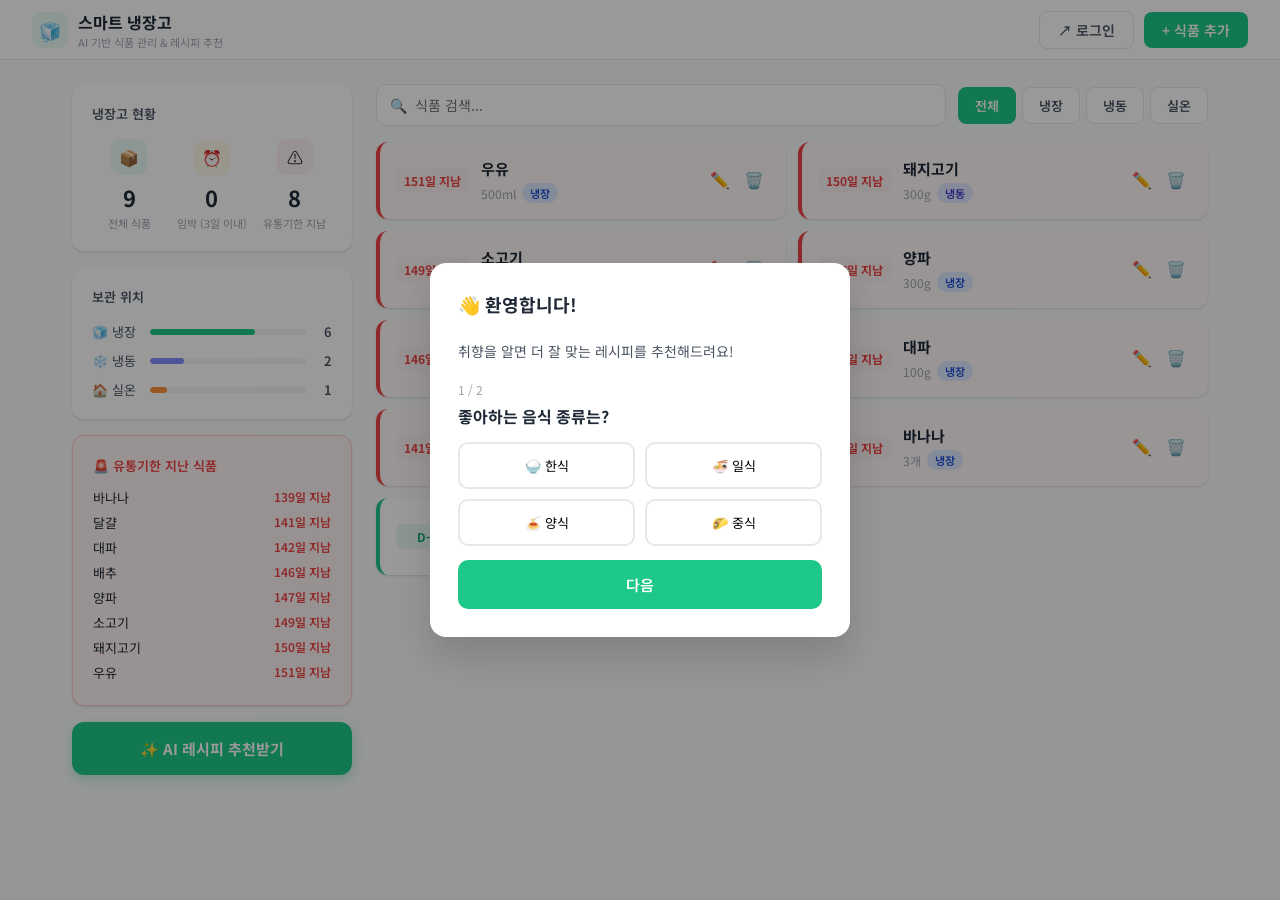
<file: index.html>
<!DOCTYPE html>
<html lang="ko">
<head>
  <meta charset="UTF-8" />
  <meta name="viewport" content="width=device-width, initial-scale=1.0" />
  <title>스마트 냉장고</title>
  <link href="https://fonts.googleapis.com/css2?family=Noto+Sans+KR:wght@400;500;600;700&display=swap" rel="stylesheet" />
  <link rel="stylesheet" href="css/style.css" />
</head>
<body>

<!-- ── HEADER ── -->
<header>
  <div class="logo">
    <div class="logo-icon">🧊</div>
    <div class="logo-text">
      <h1>스마트 냉장고</h1>
      <p>AI 기반 식품 관리 &amp; 레시피 추천</p>
    </div>
  </div>
  <div class="header-actions">
    <button class="btn btn-outline" id="loginBtn">↗ 로그인</button>
    <button class="btn btn-primary" id="addItemBtn">+ 식품 추가</button>
  </div>
</header>

<!-- ── MAIN ── -->
<div class="main">
  <aside class="sidebar">
    <div class="card">
      <div class="card-title">냉장고 현황</div>
      <div class="stats-grid">
        <div class="stat-item">
          <div class="stat-icon green">📦</div>
          <div class="stat-num" id="stat-total">0</div>
          <div class="stat-label">전체 식품</div>
        </div>
        <div class="stat-item">
          <div class="stat-icon yellow">⏰</div>
          <div class="stat-num" id="stat-expiring">0</div>
          <div class="stat-label">임박 (3일 이내)</div>
        </div>
        <div class="stat-item">
          <div class="stat-icon red">⚠️</div>
          <div class="stat-num" id="stat-expired">0</div>
          <div class="stat-label">유통기한 지남</div>
        </div>
      </div>
    </div>
    <div class="card">
      <div class="card-title">보관 위치</div>
      <div class="location-list">
        <div class="location-row">
          <div class="location-name">🧊 냉장</div>
          <div class="bar-track"><div class="bar-fill" id="bar-냉장" style="width:0%"></div></div>
          <div class="location-count" id="cnt-냉장">0</div>
        </div>
        <div class="location-row">
          <div class="location-name">❄️ 냉동</div>
          <div class="bar-track"><div class="bar-fill" id="bar-냉동" style="width:0%;background:#818cf8"></div></div>
          <div class="location-count" id="cnt-냉동">0</div>
        </div>
        <div class="location-row">
          <div class="location-name">🏠 실온</div>
          <div class="bar-track"><div class="bar-fill" id="bar-실온" style="width:0%;background:#fb923c"></div></div>
          <div class="location-count" id="cnt-실온">0</div>
        </div>
      </div>
    </div>
    <div class="card soon-card" id="soon-card" style="display:none">
      <div class="soon-title">⚠️ 곧 만료되는 식품</div>
      <div id="soon-list"></div>
    </div>
    <div class="card expired-card" id="expired-card" style="display:none">
      <div class="expired-title">🚨 유통기한 지난 식품</div>
      <div id="expired-list"></div>
    </div>
    <button class="ai-btn" id="recipeBtn">✨ AI 레시피 추천받기</button>
  </aside>

  <div class="content">
    <div class="search-filter">
      <div class="search-wrap">
        <span class="search-icon">🔍</span>
        <input class="search-input" type="text" placeholder="식품 검색..." id="searchInput" />
      </div>
      <div class="filter-tabs">
        <button class="filter-tab active" data-filter="all">전체</button>
        <button class="filter-tab" data-filter="냉장">냉장</button>
        <button class="filter-tab" data-filter="냉동">냉동</button>
        <button class="filter-tab" data-filter="실온">실온</button>
      </div>
    </div>
    <div class="food-grid" id="foodGrid"></div>
  </div>
</div>

<!-- 모달: 온보딩 -->
<div class="modal-overlay open" id="onboardModal">
  <div class="modal modal-sm">
    <div class="modal-header">
      <div class="modal-title">👋 환영합니다!</div>
    </div>
    <p style="color:var(--gray-600);font-size:14px;margin-bottom:20px;">취향을 알면 더 잘 맞는 레시피를 추천해드려요!</p>
    <div class="onboard-step" id="ob-step">1 / 2</div>
    <div class="onboard-q" id="ob-q"></div>
    <div class="onboard-options" id="ob-options"></div>
    <button class="btn btn-primary btn-full" id="ob-next-btn">다음</button>
  </div>
</div>

<!-- 모달: 로그인 -->
<div class="modal-overlay" id="loginModal">
  <div class="modal modal-sm">
    <div class="login-logo">
      <div class="icon">🧊</div>
      <h2>로그인</h2>
    </div>
    <div class="form-group">
      <label class="form-label">이메일</label>
      <input class="form-input" type="email" placeholder="example@email.com" id="loginEmail" />
    </div>
    <div class="form-group">
      <label class="form-label">비밀번호</label>
      <input class="form-input" type="password" placeholder="••••••••" id="loginPw" />
    </div>
    <button class="btn btn-primary btn-full" id="doLoginBtn">로그인</button>
    <p class="login-note">계정이 없으신가요? 관리자에게 문의하세요.</p>
  </div>
</div>

<!-- 모달: 식품 추가/수정 -->
<div class="modal-overlay" id="itemModal">
  <div class="modal modal-md">
    <div class="modal-header">
      <div class="modal-title" id="itemModalTitle">🥗 식품 추가</div>
      <button class="close-btn" data-close="itemModal">✕</button>
    </div>
    <div class="form-group">
      <label class="form-label">식품명</label>
      <input class="form-input" id="f-name" placeholder="예: 우유, 달걀" />
    </div>
    <div class="form-group">
      <label class="form-label">수량</label>
      <input class="form-input" id="f-qty" placeholder="예: 2개, 500ml" />
    </div>
    <div class="form-group">
      <label class="form-label">보관 위치</label>
      <select class="form-select" id="f-loc">
        <option>🧊 냉장</option>
        <option>❄️ 냉동</option>
        <option>🏠 실온</option>
      </select>
    </div>
    <div class="form-group">
      <label class="form-label">유통기한</label>
      <input class="form-input" type="date" id="f-exp" />
    </div>
    <button class="btn btn-primary btn-full" id="submitItemBtn">+ 추가하기</button>
  </div>
</div>

<!-- 모달: AI 레시피 -->
<div class="modal-overlay" id="recipeModal">
  <div class="modal modal-lg">
    <div class="modal-header">
      <div class="modal-title">✨ AI 레시피 추천</div>
      <button class="close-btn" data-close="recipeModal">✕</button>
    </div>
    <div class="recipe-tabs">
      <div class="recipe-tab-panel active-panel">
        <div class="panel-title">✅ 지금 바로 만들 수 있어요 <span class="recipe-count" id="cnt-now">0개</span></div>
        <div class="panel-sub">현재 재료로 즉시 가능</div>
      </div>
      <div class="recipe-tab-panel shop-panel">
        <div class="panel-title">🛒 재료 조금만 사면 만들 수 있어요 <span class="recipe-count" id="cnt-buy">0개</span></div>
        <div class="panel-sub">1~2가지만 추가 구매</div>
      </div>
    </div>
    <div class="recipe-grid" id="recipeGrid"></div>
  </div>
</div>

<div id="toast"></div>

<!-- JS 로드 순서: data → render → modal → main -->
<script src="js/data.js"></script>
<script src="js/render.js"></script>
<script src="js/modal.js"></script>
<script src="js/main.js"></script>
</body>
</html>
</file>
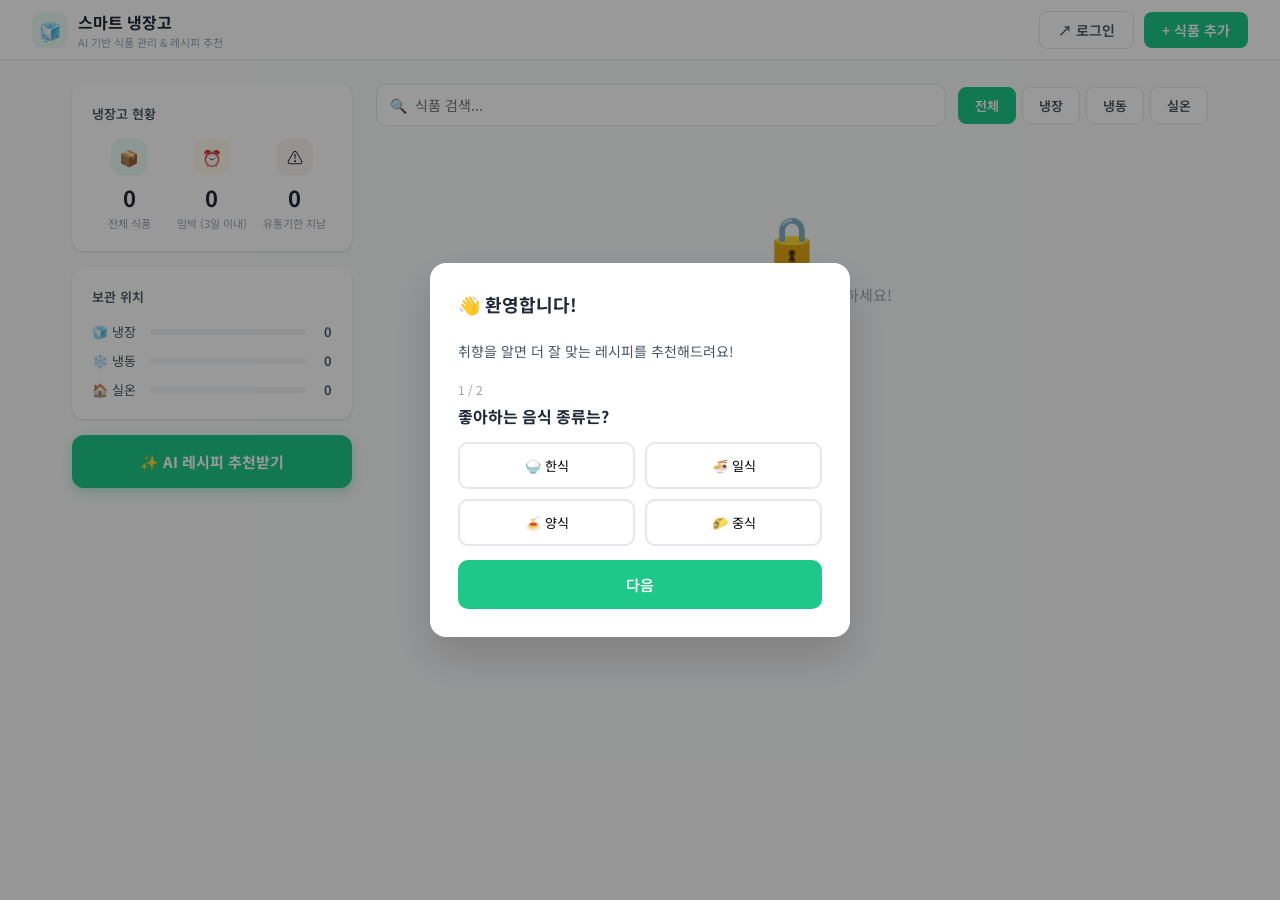
<file: food-ai-platform-web/index.html>
<!DOCTYPE html>
<html lang="ko">
<head>
  <meta charset="UTF-8" />
  <meta name="viewport" content="width=device-width, initial-scale=1.0" />
  <title>스마트 냉장고</title>
  <link href="https://fonts.googleapis.com/css2?family=Noto+Sans+KR:wght@400;500;600;700&display=swap" rel="stylesheet" />
  <link rel="stylesheet" href="css/style.css" />
</head>
<body>

<!-- ── HEADER ── -->
<header>
  <div class="logo">
    <div class="logo-icon">🧊</div>
    <div class="logo-text">
      <h1>스마트 냉장고</h1>
      <p>AI 기반 식품 관리 &amp; 레시피 추천</p>
    </div>
  </div>
  <div class="header-actions">
    <button class="btn btn-outline" id="loginBtn">↗ 로그인</button>
    <button class="btn btn-primary" id="addItemBtn">+ 식품 추가</button>
  </div>
</header>

<!-- ── MAIN ── -->
<div class="main">
  <aside class="sidebar">
    <div class="card">
      <div class="card-title">냉장고 현황</div>
      <div class="stats-grid">
        <div class="stat-item">
          <div class="stat-icon green">📦</div>
          <div class="stat-num" id="stat-total">0</div>
          <div class="stat-label">전체 식품</div>
        </div>
        <div class="stat-item">
          <div class="stat-icon yellow">⏰</div>
          <div class="stat-num" id="stat-expiring">0</div>
          <div class="stat-label">임박 (3일 이내)</div>
        </div>
        <div class="stat-item">
          <div class="stat-icon red">⚠️</div>
          <div class="stat-num" id="stat-expired">0</div>
          <div class="stat-label">유통기한 지남</div>
        </div>
      </div>
    </div>
    <div class="card">
      <div class="card-title">보관 위치</div>
      <div class="location-list">
        <div class="location-row">
          <div class="location-name">🧊 냉장</div>
          <div class="bar-track"><div class="bar-fill" id="bar-냉장" style="width:0%"></div></div>
          <div class="location-count" id="cnt-냉장">0</div>
        </div>
        <div class="location-row">
          <div class="location-name">❄️ 냉동</div>
          <div class="bar-track"><div class="bar-fill" id="bar-냉동" style="width:0%;background:#818cf8"></div></div>
          <div class="location-count" id="cnt-냉동">0</div>
        </div>
        <div class="location-row">
          <div class="location-name">🏠 실온</div>
          <div class="bar-track"><div class="bar-fill" id="bar-실온" style="width:0%;background:#fb923c"></div></div>
          <div class="location-count" id="cnt-실온">0</div>
        </div>
      </div>
    </div>
    <div class="card soon-card" id="soon-card" style="display:none">
      <div class="soon-title">⚠️ 곧 만료되는 식품</div>
      <div id="soon-list"></div>
    </div>
    <div class="card expired-card" id="expired-card" style="display:none">
      <div class="expired-title">🚨 유통기한 지난 식품</div>
      <div id="expired-list"></div>
    </div>
    <button class="ai-btn" id="recipeBtn">✨ AI 레시피 추천받기</button>
  </aside>

  <div class="content">
    <div class="search-filter">
      <div class="search-wrap">
        <span class="search-icon">🔍</span>
        <input class="search-input" type="text" placeholder="식품 검색..." id="searchInput" autocomplete="off" />
      </div>
      <div class="filter-tabs">
        <button class="filter-tab active" data-filter="all">전체</button>
        <button class="filter-tab" data-filter="냉장">냉장</button>
        <button class="filter-tab" data-filter="냉동">냉동</button>
        <button class="filter-tab" data-filter="실온">실온</button>
      </div>
    </div>
    <div class="food-grid" id="foodGrid"></div>
  </div>
</div>

<!-- 모달: 온보딩 -->
<div class="modal-overlay open" id="onboardModal">
  <div class="modal modal-sm">
    <div class="modal-header">
      <div class="modal-title">👋 환영합니다!</div>
    </div>
    <p style="color:var(--gray-600);font-size:14px;margin-bottom:20px;">취향을 알면 더 잘 맞는 레시피를 추천해드려요!</p>
    <div class="onboard-step" id="ob-step">1 / 2</div>
    <div class="onboard-q" id="ob-q"></div>
    <div class="onboard-options" id="ob-options"></div>
    <button class="btn btn-primary btn-full" id="ob-next-btn">다음</button>
  </div>
</div>

<!-- 모달: 로그인 -->
<div class="modal-overlay" id="loginModal">
  <div class="modal modal-sm">
    <div class="login-logo">
      <div class="icon">🧊</div>
      <h2>로그인</h2>
    </div>
    <div class="form-group">
      <label class="form-label">이메일</label>
      <input class="form-input" type="email" placeholder="example@email.com" id="loginEmail" autocomplete="username" />
    </div>
    <div class="form-group">
      <label class="form-label">비밀번호</label>
      <input class="form-input" type="password" placeholder="••••••••" id="loginPw" autocomplete="current-password" />
    </div>
    <button class="btn btn-primary btn-full" id="doLoginBtn">로그인</button>
    <p class="login-note">계정이 없으신가요? <button class="link-btn" onclick="openSignup()">회원가입</button></p>
  </div>
</div>

<!-- 모달: 회원가입 -->
<div class="modal-overlay" id="signupModal">
  <div class="modal modal-sm">
    <div class="modal-header">
      <div class="modal-title">✏️ 회원가입</div>
      <button class="close-btn" data-close="signupModal">✕</button>
    </div>
    <div class="form-group">
      <label class="form-label">이름</label>
      <input class="form-input" type="text" placeholder="홍길동" id="signupName" />
    </div>
    <div class="form-group">
      <label class="form-label">이메일</label>
      <input class="form-input" type="email" placeholder="example@email.com" id="signupEmail" />
    </div>
    <div class="form-group">
      <label class="form-label">비밀번호</label>
      <input class="form-input" type="password" placeholder="••••••••" id="signupPw" oninput="checkPwRules(this.value)" />
      <ul class="pw-rules" id="pwRules">
        <li class="pw-rule" id="rule-length">8~20자</li>
        <li class="pw-rule" id="rule-letter">영문 포함</li>
        <li class="pw-rule" id="rule-number">숫자 포함</li>
        <li class="pw-rule" id="rule-special">특수문자 포함</li>
      </ul>
    </div>
    <button class="btn btn-primary btn-full" id="doSignupBtn">회원가입</button>
    <p class="login-note">이미 계정이 있으신가요? <button class="link-btn" onclick="openLogin()">로그인</button></p>
  </div>
</div>

<!-- 모달: 식품 추가/수정 -->
<div class="modal-overlay" id="itemModal">
  <div class="modal modal-md">
    <div class="modal-header">
      <div class="modal-title" id="itemModalTitle">🥗 식품 추가</div>
      <button class="close-btn" data-close="itemModal">✕</button>
    </div>
    <div class="form-group">
      <label class="form-label">식품명</label>
      <input class="form-input" id="f-name" placeholder="예: 우유, 달걀" />
    </div>
    <div class="form-group">
      <label class="form-label">수량</label>
      <input class="form-input" id="f-qty" placeholder="예: 2개, 500ml" />
    </div>
    <div class="form-group">
      <label class="form-label">보관 위치</label>
      <select class="form-select" id="f-loc">
        <option>🧊 냉장</option>
        <option>❄️ 냉동</option>
        <option>🏠 실온</option>
      </select>
    </div>
    <div class="form-group">
      <label class="form-label">유통기한</label>
      <input class="form-input" type="date" id="f-exp" min="" />
    </div>
    <button class="btn btn-primary btn-full" id="submitItemBtn">+ 추가하기</button>
  </div>
</div>

<!-- 모달: AI 레시피 -->
<div class="modal-overlay" id="recipeModal">
  <div class="modal modal-lg">
    <div class="modal-header">
      <div class="modal-title">✨ AI 레시피 추천</div>
      <button class="close-btn" data-close="recipeModal">✕</button>
    </div>
    <div class="recipe-tabs">
      <div class="recipe-tab-panel active-panel">
        <div class="panel-title">✅ 지금 바로 만들 수 있어요 <span class="recipe-count" id="cnt-now">0개</span></div>
        <div class="panel-sub">현재 재료로 즉시 가능</div>
      </div>
      <div class="recipe-tab-panel shop-panel">
        <div class="panel-title">🛒 재료 조금만 사면 만들 수 있어요 <span class="recipe-count" id="cnt-buy">0개</span></div>
        <div class="panel-sub">1~2가지만 추가 구매</div>
      </div>
    </div>
    <div class="recipe-grid" id="recipeGrid"></div>
  </div>
</div>

<div id="toast"></div>

<!-- JS 로드 순서: data → render → modal → main -->
<script src="js/data.js"></script>
<script src="js/render.js"></script>
<script src="js/modal.js"></script>
<script src="js/main.js"></script>
</body>
</html>
</file>
<file: css/style.css>
/* ============================================================
   style.css  —  스마트 냉장고 전체 스타일
   ============================================================ */

*, *::before, *::after { box-sizing: border-box; margin: 0; padding: 0; }

:root {
  --green       : #1ec888;
  --green-dark  : #17a870;
  --green-light : #e8faf3;
  --red         : #ef4444;
  --red-light   : #fef2f2;
  --yellow      : #f59e0b;
  --yellow-light: #fffbeb;
  --gray-50     : #f9fafb;
  --gray-100    : #f3f4f6;
  --gray-200    : #e5e7eb;
  --gray-400    : #9ca3af;
  --gray-600    : #4b5563;
  --gray-700    : #374151;
  --gray-800    : #1f2937;
  --white       : #ffffff;
  --shadow      : 0 1px 3px rgba(0,0,0,.08), 0 1px 2px rgba(0,0,0,.06);
  --shadow-md   : 0 4px 6px rgba(0,0,0,.07), 0 2px 4px rgba(0,0,0,.06);
  --radius      : 12px;
}

body {
  font-family: 'Noto Sans KR', sans-serif;
  background: var(--gray-50);
  color: var(--gray-800);
  min-height: 100vh;
}

/* ── HEADER ─────────────────────────────────────────────── */
header {
  background: var(--white);
  border-bottom: 1px solid var(--gray-200);
  padding: 0 32px;
  height: 60px;
  display: flex;
  align-items: center;
  justify-content: space-between;
  position: sticky;
  top: 0;
  z-index: 100;
}

.logo { display: flex; align-items: center; gap: 10px; }
.logo-icon {
  width: 36px; height: 36px;
  background: var(--green-light);
  border-radius: 10px;
  display: flex; align-items: center; justify-content: center;
  font-size: 18px;
}
.logo-text h1 { font-size: 16px; font-weight: 700; }
.logo-text p  { font-size: 11px; color: var(--gray-400); }
.header-actions { display: flex; gap: 10px; align-items: center; }

/* ── BUTTONS ─────────────────────────────────────────────── */
.btn {
  padding: 8px 18px;
  border-radius: 8px;
  font-size: 14px;
  font-weight: 600;
  font-family: inherit;
  cursor: pointer;
  border: none;
  transition: all .15s;
}
.btn-outline {
  background: var(--white);
  border: 1.5px solid var(--gray-200);
  color: var(--gray-600);
}
.btn-outline:hover { border-color: var(--green); color: var(--green); }

.btn-primary {
  background: var(--green);
  color: var(--white);
  display: flex; align-items: center; gap: 6px;
}
.btn-primary:hover { background: var(--green-dark); }

.btn-full { width: 100%; padding: 14px; font-size: 15px; border-radius: 10px; justify-content: center; }

.btn-ghost {
  background: none; border: none; cursor: pointer;
  padding: 6px; border-radius: 6px;
  color: var(--gray-400); font-size: 16px; transition: all .15s;
}
.btn-ghost:hover { background: var(--gray-100); color: var(--gray-600); }

.btn-danger-ghost {
  background: none; border: none; cursor: pointer;
  padding: 6px; border-radius: 6px;
  color: var(--gray-400); font-size: 16px; transition: all .15s;
}
.btn-danger-ghost:hover { background: var(--red-light); color: var(--red); }

/* ── LAYOUT ──────────────────────────────────────────────── */
.main {
  display: grid;
  grid-template-columns: 280px 1fr;
  gap: 24px;
  padding: 24px 32px;
  max-width: 1200px;
  margin: 0 auto;
}

/* ── SIDEBAR ─────────────────────────────────────────────── */
.sidebar { display: flex; flex-direction: column; gap: 16px; }

.card {
  background: var(--white);
  border-radius: var(--radius);
  padding: 20px;
  box-shadow: var(--shadow);
}
.card-title { font-size: 13px; font-weight: 600; color: var(--gray-600); margin-bottom: 16px; }

/* 통계 */
.stats-grid { display: grid; grid-template-columns: repeat(3, 1fr); gap: 8px; }
.stat-item  { text-align: center; }
.stat-icon  {
  width: 36px; height: 36px; border-radius: 10px;
  display: flex; align-items: center; justify-content: center;
  font-size: 16px; margin: 0 auto 6px;
}
.stat-icon.green  { background: var(--green-light); }
.stat-icon.yellow { background: var(--yellow-light); }
.stat-icon.red    { background: var(--red-light); }
.stat-num   { font-size: 22px; font-weight: 700; }
.stat-label { font-size: 11px; color: var(--gray-400); margin-top: 2px; }

/* 보관 위치 바 */
.location-list { display: flex; flex-direction: column; gap: 10px; }
.location-row  { display: flex; align-items: center; gap: 10px; }
.location-name { font-size: 13px; width: 48px; color: var(--gray-600); }
.bar-track     { flex: 1; height: 6px; background: var(--gray-100); border-radius: 99px; overflow: hidden; }
.bar-fill      { height: 100%; border-radius: 99px; background: var(--green); transition: width .4s; }
.location-count{ font-size: 13px; font-weight: 600; color: var(--gray-600); width: 16px; text-align: right; }

/* 만료 카드 */
.expired-card  { background: var(--red-light); border: 1px solid #fecaca; }
.expired-title { display: flex; align-items: center; gap: 6px; font-size: 13px; font-weight: 600; color: var(--red); margin-bottom: 10px; }
.soon-card     { background: var(--yellow-light); border: 1px solid #fde68a; }
.soon-title    { display: flex; align-items: center; gap: 6px; font-size: 13px; font-weight: 600; color: var(--yellow); margin-bottom: 10px; }
.expired-item  { display: flex; justify-content: space-between; font-size: 13px; padding: 3px 0; }
.expired-item .days { color: var(--red); font-weight: 600; font-size: 12px; }

/* AI 버튼 */
.ai-btn {
  background: var(--green); color: var(--white);
  border: none; border-radius: var(--radius);
  padding: 16px; width: 100%;
  font-size: 15px; font-weight: 700; font-family: inherit;
  cursor: pointer;
  display: flex; align-items: center; justify-content: center; gap: 8px;
  transition: all .15s;
  box-shadow: 0 4px 12px rgba(30,200,136,.3);
}
.ai-btn:hover { background: var(--green-dark); transform: translateY(-1px); box-shadow: 0 6px 16px rgba(30,200,136,.4); }

/* ── CONTENT ─────────────────────────────────────────────── */
.content { display: flex; flex-direction: column; gap: 16px; }

.search-filter { display: flex; gap: 12px; align-items: center; }
.search-wrap   { flex: 1; position: relative; }
.search-icon   { position: absolute; left: 14px; top: 50%; transform: translateY(-50%); color: var(--gray-400); font-size: 14px; }
.search-input  {
  width: 100%; padding: 10px 14px 10px 38px;
  border: 1.5px solid var(--gray-200); border-radius: 10px;
  font-size: 14px; font-family: inherit; background: var(--white);
  outline: none; transition: border .15s;
}
.search-input:focus { border-color: var(--green); }

.filter-tabs { display: flex; gap: 6px; }
.filter-tab  {
  padding: 8px 16px; border-radius: 8px;
  border: 1.5px solid var(--gray-200); background: var(--white);
  font-size: 13px; font-weight: 600; font-family: inherit;
  cursor: pointer; color: var(--gray-600); transition: all .15s;
}
.filter-tab.active          { background: var(--green); border-color: var(--green); color: var(--white); }
.filter-tab:hover:not(.active) { border-color: var(--green); color: var(--green); }

/* ── FOOD GRID ───────────────────────────────────────────── */
.food-grid { display: grid; grid-template-columns: repeat(2, 1fr); gap: 12px; }

.food-card {
  background: var(--white); border-radius: var(--radius);
  padding: 16px; display: flex; align-items: center; gap: 12px;
  box-shadow: var(--shadow); border-left: 4px solid transparent;
  transition: box-shadow .15s;
  animation: fadeIn .2s ease;
}
@keyframes fadeIn { from { opacity: 0; transform: translateY(4px); } to { opacity: 1; transform: translateY(0); } }
.food-card:hover    { box-shadow: var(--shadow-md); }
.food-card.expired  { border-left-color: var(--red);    background: #fff8f8; }
.food-card.expiring { border-left-color: var(--yellow); background: #fffdf5; }
.food-card.ok       { border-left-color: var(--green); }

.days-badge          { min-width: 68px; text-align: center; font-size: 12px; font-weight: 700; padding: 4px 8px; border-radius: 6px; white-space: nowrap; }
.days-badge.expired  { background: var(--red-light);    color: var(--red); }
.days-badge.expiring { background: var(--yellow-light); color: var(--yellow); }
.days-badge.ok       { background: var(--green-light);  color: var(--green-dark); }

.food-info    { flex: 1; min-width: 0; }
.food-name    { font-size: 15px; font-weight: 700; }
.food-meta    { display: flex; align-items: center; gap: 6px; margin-top: 4px; }
.food-qty     { font-size: 12px; color: var(--gray-400); }
.food-actions { display: flex; gap: 2px; }

.location-badge { font-size: 11px; font-weight: 600; padding: 2px 8px; border-radius: 99px; }
.loc-냉장 { background: #dbeafe; color: #1d4ed8; }
.loc-냉동 { background: #e0e7ff; color: #4338ca; }
.loc-실온 { background: #fef3c7; color: #92400e; }

.empty-state { grid-column: 1/-1; text-align: center; padding: 60px 20px; color: var(--gray-400); }
.empty-icon  { font-size: 48px; margin-bottom: 12px; }
.empty-state p { font-size: 15px; }

/* ── MODALS ──────────────────────────────────────────────── */
.modal-overlay {
  display: none; position: fixed; inset: 0;
  background: rgba(0,0,0,.4); z-index: 200;
  align-items: center; justify-content: center;
}
.modal-overlay.open { display: flex; animation: fadeOverlay .15s ease; }
@keyframes fadeOverlay { from{opacity:0} to{opacity:1} }

.modal {
  background: var(--white); border-radius: 16px; padding: 28px; width: 100%;
  box-shadow: 0 20px 40px rgba(0,0,0,.15);
  animation: slideUp .2s ease;
}
@keyframes slideUp { from{opacity:0;transform:translateY(16px)} to{opacity:1;transform:translateY(0)} }

.modal-sm { max-width: 420px; }
.modal-md { max-width: 500px; }
.modal-lg { max-width: 900px; max-height: 85vh; overflow-y: auto; }

.modal-header { display: flex; align-items: center; justify-content: space-between; margin-bottom: 24px; }
.modal-title  { font-size: 18px; font-weight: 700; display: flex; align-items: center; gap: 8px; }
.close-btn    {
  width: 32px; height: 32px; border: none; background: var(--gray-100);
  border-radius: 50%; cursor: pointer; font-size: 16px; color: var(--gray-600);
  display: flex; align-items: center; justify-content: center; transition: background .15s;
}
.close-btn:hover { background: var(--gray-200); }

/* 폼 */
.form-group  { margin-bottom: 18px; }
.form-label  { display: block; font-size: 14px; font-weight: 600; color: var(--gray-700); margin-bottom: 8px; }
.form-input, .form-select {
  width: 100%; padding: 11px 14px;
  border: 1.5px solid var(--gray-200); border-radius: 10px;
  font-size: 14px; font-family: inherit; outline: none;
  transition: border .15s; background: var(--white);
}
.form-input:focus, .form-select:focus { border-color: var(--green); }
.form-input::placeholder { color: var(--gray-400); }

/* 로그인 */
.login-logo           { text-align: center; margin-bottom: 24px; }
.login-logo .icon     { font-size: 32px; }
.login-logo h2        { font-size: 20px; font-weight: 700; margin-top: 6px; }
.login-note           { text-align: center; font-size: 13px; color: var(--gray-400); margin-top: 12px; }

/* ── 레시피 모달 ─────────────────────────────────────────── */
.recipe-tabs { display: grid; grid-template-columns: 1fr 1fr; gap: 12px; margin-bottom: 20px; }

.recipe-tab-panel      { border: 1.5px solid var(--gray-200); border-radius: 10px; padding: 14px 16px; }
.recipe-tab-panel.active-panel { border-color: var(--green);  background: var(--green-light); }
.recipe-tab-panel.shop-panel   { border-color: var(--yellow); background: var(--yellow-light); }

.panel-title  { font-size: 14px; font-weight: 700; display: flex; align-items: center; gap: 8px; }
.panel-sub    { font-size: 12px; color: var(--gray-400); margin-top: 2px; }
.recipe-count { font-size: 13px; font-weight: 700; background: var(--gray-200); padding: 2px 8px; border-radius: 99px; }

.recipe-grid  { display: grid; grid-template-columns: 1fr 1fr; gap: 12px; }
.recipe-empty { grid-column: 1/-1; text-align: center; padding: 40px; color: var(--gray-400); }

.recipe-card        { border: 1.5px solid var(--gray-200); border-radius: 10px; padding: 16px; transition: box-shadow .15s; }
.recipe-card:hover  { box-shadow: var(--shadow-md); }
.recipe-card-header { display: flex; align-items: center; gap: 10px; margin-bottom: 10px; }
.recipe-avatar      { width: 36px; height: 36px; background: var(--green-light); border-radius: 10px; display: flex; align-items: center; justify-content: center; font-size: 18px; }
.recipe-name        { font-size: 15px; font-weight: 700; }
.category-tag       { display: inline-block; font-size: 11px; font-weight: 600; padding: 2px 8px; border-radius: 99px; background: var(--gray-100); color: var(--gray-600); margin-top: 2px; }

.need-to-buy        { background: var(--yellow-light); border: 1px solid #fde68a; border-radius: 8px; padding: 8px 12px; margin-bottom: 10px; }
.need-to-buy .label { font-size: 11px; font-weight: 700; color: var(--yellow); display: flex; align-items: center; gap: 4px; margin-bottom: 6px; }

.ingredient-tags { display: flex; flex-wrap: wrap; gap: 4px; margin-top: 6px; }
.ingredient-tag  { font-size: 12px; padding: 3px 8px; border-radius: 6px; background: var(--gray-100); color: var(--gray-700); font-weight: 500; }
.ingredient-tag.missing { background: #fde68a; color: #92400e; }

.step-list { margin: 10px 0; }
.step-item { display: flex; gap: 8px; font-size: 13px; color: var(--gray-600); padding: 3px 0; }
.step-num  { min-width: 20px; height: 20px; background: var(--green); color: var(--white); border-radius: 50%; display: flex; align-items: center; justify-content: center; font-size: 11px; font-weight: 700; margin-top: 1px; }

.recipe-expand { border: none; background: none; font-family: inherit; font-size: 13px; color: var(--gray-400); cursor: pointer; display: flex; align-items: center; gap: 4px; padding: 4px 0; transition: color .15s; }
.recipe-expand:hover { color: var(--green); }
.recipe-steps      { display: none; margin-top: 8px; }
.recipe-steps.open { display: block; }

.select-btn {
  width: 100%; margin-top: 10px; padding: 10px;
  background: var(--green); color: var(--white);
  border: none; border-radius: 8px;
  font-size: 13px; font-weight: 700; font-family: inherit;
  cursor: pointer; display: flex; align-items: center; justify-content: center; gap: 6px;
  transition: background .15s;
}
.select-btn:hover    { background: var(--green-dark); }
.select-btn.selected { background: #059669; }

/* ── 온보딩 ──────────────────────────────────────────────── */
.onboard-options { display: grid; grid-template-columns: 1fr 1fr; gap: 10px; margin: 14px 0; }
.onboard-option  {
  border: 2px solid var(--gray-200); border-radius: 10px; padding: 12px;
  cursor: pointer; text-align: center; transition: all .15s;
  font-family: inherit; font-size: 13px; background: var(--white);
}
.onboard-option:hover    { border-color: var(--green); color: var(--green); }
.onboard-option.selected { border-color: var(--green); background: var(--green-light); color: var(--green-dark); font-weight: 700; }
.onboard-step { font-size: 12px; color: var(--gray-400); margin-bottom: 6px; }
.onboard-q    { font-size: 16px; font-weight: 700; margin-bottom: 4px; }

/* ── TOAST ───────────────────────────────────────────────── */
#toast {
  position: fixed; bottom: 32px; left: 50%;
  transform: translateX(-50%) translateY(20px);
  background: var(--gray-800); color: var(--white);
  padding: 12px 24px; border-radius: 10px;
  font-size: 14px; font-weight: 500;
  z-index: 999; opacity: 0; transition: all .25s;
  pointer-events: none;
}
#toast.show { opacity: 1; transform: translateX(-50%) translateY(0); }

/* ── 반응형 ──────────────────────────────────────────────── */
@media (max-width: 768px) {
  .main        { grid-template-columns: 1fr; padding: 16px; }
  .food-grid   { grid-template-columns: 1fr; }
  .recipe-grid { grid-template-columns: 1fr; }
}
</file>
<file: food-ai-platform-web/css/style.css>
/* ============================================================
   style.css  —  스마트 냉장고 전체 스타일
   ============================================================ */

*, *::before, *::after { box-sizing: border-box; margin: 0; padding: 0; }

:root {
  --green       : #1ec888;
  --green-dark  : #17a870;
  --green-light : #e8faf3;
  --red         : #ef4444;
  --red-light   : #fef2f2;
  --yellow      : #f59e0b;
  --yellow-light: #fffbeb;
  --gray-50     : #f9fafb;
  --gray-100    : #f3f4f6;
  --gray-200    : #e5e7eb;
  --gray-400    : #9ca3af;
  --gray-600    : #4b5563;
  --gray-700    : #374151;
  --gray-800    : #1f2937;
  --white       : #ffffff;
  --shadow      : 0 1px 3px rgba(0,0,0,.08), 0 1px 2px rgba(0,0,0,.06);
  --shadow-md   : 0 4px 6px rgba(0,0,0,.07), 0 2px 4px rgba(0,0,0,.06);
  --radius      : 12px;
}

body {
  font-family: 'Noto Sans KR', sans-serif;
  background: var(--gray-50);
  color: var(--gray-800);
  min-height: 100vh;
}

/* ── HEADER ─────────────────────────────────────────────── */
header {
  background: var(--white);
  border-bottom: 1px solid var(--gray-200);
  padding: 0 32px;
  height: 60px;
  display: flex;
  align-items: center;
  justify-content: space-between;
  position: sticky;
  top: 0;
  z-index: 100;
}

.logo { display: flex; align-items: center; gap: 10px; }
.logo-icon {
  width: 36px; height: 36px;
  background: var(--green-light);
  border-radius: 10px;
  display: flex; align-items: center; justify-content: center;
  font-size: 18px;
}
.logo-text h1 { font-size: 16px; font-weight: 700; }
.logo-text p  { font-size: 11px; color: var(--gray-400); }
.header-actions { display: flex; gap: 10px; align-items: center; }

/* ── BUTTONS ─────────────────────────────────────────────── */
.btn {
  padding: 8px 18px;
  border-radius: 8px;
  font-size: 14px;
  font-weight: 600;
  font-family: inherit;
  cursor: pointer;
  border: none;
  transition: all .15s;
}
.btn-outline {
  background: var(--white);
  border: 1.5px solid var(--gray-200);
  color: var(--gray-600);
}
.btn-outline:hover { border-color: var(--green); color: var(--green); }

.btn-primary {
  background: var(--green);
  color: var(--white);
  display: flex; align-items: center; gap: 6px;
}
.btn-primary:hover { background: var(--green-dark); }

.btn-full { width: 100%; padding: 14px; font-size: 15px; border-radius: 10px; justify-content: center; }

.btn-ghost {
  background: none; border: none; cursor: pointer;
  padding: 6px; border-radius: 6px;
  color: var(--gray-400); font-size: 16px; transition: all .15s;
}
.btn-ghost:hover { background: var(--gray-100); color: var(--gray-600); }

.btn-danger-ghost {
  background: none; border: none; cursor: pointer;
  padding: 6px; border-radius: 6px;
  color: var(--gray-400); font-size: 16px; transition: all .15s;
}
.btn-danger-ghost:hover { background: var(--red-light); color: var(--red); }

/* ── LAYOUT ──────────────────────────────────────────────── */
.main {
  display: grid;
  grid-template-columns: 280px 1fr;
  gap: 24px;
  padding: 24px 32px;
  max-width: 1200px;
  margin: 0 auto;
}

/* ── SIDEBAR ─────────────────────────────────────────────── */
.sidebar { display: flex; flex-direction: column; gap: 16px; }

.card {
  background: var(--white);
  border-radius: var(--radius);
  padding: 20px;
  box-shadow: var(--shadow);
}
.card-title { font-size: 13px; font-weight: 600; color: var(--gray-600); margin-bottom: 16px; }

/* 통계 */
.stats-grid { display: grid; grid-template-columns: repeat(3, 1fr); gap: 8px; }
.stat-item  { text-align: center; }
.stat-icon  {
  width: 36px; height: 36px; border-radius: 10px;
  display: flex; align-items: center; justify-content: center;
  font-size: 16px; margin: 0 auto 6px;
}
.stat-icon.green  { background: var(--green-light); }
.stat-icon.yellow { background: var(--yellow-light); }
.stat-icon.red    { background: var(--red-light); }
.stat-num   { font-size: 22px; font-weight: 700; }
.stat-label { font-size: 11px; color: var(--gray-400); margin-top: 2px; }

/* 보관 위치 바 */
.location-list { display: flex; flex-direction: column; gap: 10px; }
.location-row  { display: flex; align-items: center; gap: 10px; }
.location-name { font-size: 13px; width: 48px; color: var(--gray-600); }
.bar-track     { flex: 1; height: 6px; background: var(--gray-100); border-radius: 99px; overflow: hidden; }
.bar-fill      { height: 100%; border-radius: 99px; background: var(--green); transition: width .4s; }
.location-count{ font-size: 13px; font-weight: 600; color: var(--gray-600); width: 16px; text-align: right; }

/* 만료 카드 */
.expired-card  { background: var(--red-light); border: 1px solid #fecaca; }
.expired-title { display: flex; align-items: center; gap: 6px; font-size: 13px; font-weight: 600; color: var(--red); margin-bottom: 10px; }
.soon-card     { background: var(--yellow-light); border: 1px solid #fde68a; }
.soon-title    { display: flex; align-items: center; gap: 6px; font-size: 13px; font-weight: 600; color: var(--yellow); margin-bottom: 10px; }
.expired-item  { display: flex; justify-content: space-between; font-size: 13px; padding: 3px 0; }
.expired-item .days { color: var(--red); font-weight: 600; font-size: 12px; }

/* AI 버튼 */
.ai-btn {
  background: var(--green); color: var(--white);
  border: none; border-radius: var(--radius);
  padding: 16px; width: 100%;
  font-size: 15px; font-weight: 700; font-family: inherit;
  cursor: pointer;
  display: flex; align-items: center; justify-content: center; gap: 8px;
  transition: all .15s;
  box-shadow: 0 4px 12px rgba(30,200,136,.3);
}
.ai-btn:hover { background: var(--green-dark); transform: translateY(-1px); box-shadow: 0 6px 16px rgba(30,200,136,.4); }

/* ── CONTENT ─────────────────────────────────────────────── */
.content { display: flex; flex-direction: column; gap: 16px; }

.search-filter { display: flex; gap: 12px; align-items: center; }
.search-wrap   { flex: 1; position: relative; }
.search-icon   { position: absolute; left: 14px; top: 50%; transform: translateY(-50%); color: var(--gray-400); font-size: 14px; }
.search-input  {
  width: 100%; padding: 10px 14px 10px 38px;
  border: 1.5px solid var(--gray-200); border-radius: 10px;
  font-size: 14px; font-family: inherit; background: var(--white);
  outline: none; transition: border .15s;
}
.search-input:focus { border-color: var(--green); }

.filter-tabs { display: flex; gap: 6px; }
.filter-tab  {
  padding: 8px 16px; border-radius: 8px;
  border: 1.5px solid var(--gray-200); background: var(--white);
  font-size: 13px; font-weight: 600; font-family: inherit;
  cursor: pointer; color: var(--gray-600); transition: all .15s;
}
.filter-tab.active          { background: var(--green); border-color: var(--green); color: var(--white); }
.filter-tab:hover:not(.active) { border-color: var(--green); color: var(--green); }

/* ── FOOD GRID ───────────────────────────────────────────── */
.food-grid { display: grid; grid-template-columns: repeat(2, 1fr); gap: 12px; }

.food-card {
  background: var(--white); border-radius: var(--radius);
  padding: 16px; display: flex; align-items: center; gap: 12px;
  box-shadow: var(--shadow); border-left: 4px solid transparent;
  transition: box-shadow .15s;
  animation: fadeIn .2s ease;
}
@keyframes fadeIn { from { opacity: 0; transform: translateY(4px); } to { opacity: 1; transform: translateY(0); } }
.food-card:hover    { box-shadow: var(--shadow-md); }
.food-card.expired  { border-left-color: var(--red);    background: #fff8f8; }
.food-card.expiring { border-left-color: var(--yellow); background: #fffdf5; }
.food-card.ok       { border-left-color: var(--green); }

.days-badge          { min-width: 68px; text-align: center; font-size: 12px; font-weight: 700; padding: 4px 8px; border-radius: 6px; white-space: nowrap; }
.days-badge.expired  { background: var(--red-light);    color: var(--red); }
.days-badge.expiring { background: var(--yellow-light); color: var(--yellow); }
.days-badge.ok       { background: var(--green-light);  color: var(--green-dark); }

.food-info    { flex: 1; min-width: 0; }
.food-name    { font-size: 15px; font-weight: 700; }
.food-meta    { display: flex; align-items: center; gap: 6px; margin-top: 4px; }
.food-qty     { font-size: 12px; color: var(--gray-400); }
.food-actions { display: flex; gap: 2px; }

.location-badge { font-size: 11px; font-weight: 600; padding: 2px 8px; border-radius: 99px; }
.loc-냉장 { background: #dbeafe; color: #1d4ed8; }
.loc-냉동 { background: #e0e7ff; color: #4338ca; }
.loc-실온 { background: #fef3c7; color: #92400e; }

.empty-state { grid-column: 1/-1; text-align: center; padding: 60px 20px; color: var(--gray-400); }
.empty-icon  { font-size: 48px; margin-bottom: 12px; }
.empty-state p { font-size: 15px; }

/* ── MODALS ──────────────────────────────────────────────── */
.modal-overlay {
  display: none; position: fixed; inset: 0;
  background: rgba(0,0,0,.4); z-index: 200;
  align-items: center; justify-content: center;
}
.modal-overlay.open { display: flex; animation: fadeOverlay .15s ease; }
@keyframes fadeOverlay { from{opacity:0} to{opacity:1} }

.modal {
  background: var(--white); border-radius: 16px; padding: 28px; width: 100%;
  box-shadow: 0 20px 40px rgba(0,0,0,.15);
  animation: slideUp .2s ease;
}
@keyframes slideUp { from{opacity:0;transform:translateY(16px)} to{opacity:1;transform:translateY(0)} }

.modal-sm { max-width: 420px; }
.modal-md { max-width: 500px; }
.modal-lg { max-width: 900px; max-height: 85vh; overflow-y: auto; }

.modal-header { display: flex; align-items: center; justify-content: space-between; margin-bottom: 24px; }
.modal-title  { font-size: 18px; font-weight: 700; display: flex; align-items: center; gap: 8px; }
.close-btn    {
  width: 32px; height: 32px; border: none; background: var(--gray-100);
  border-radius: 50%; cursor: pointer; font-size: 16px; color: var(--gray-600);
  display: flex; align-items: center; justify-content: center; transition: background .15s;
}
.close-btn:hover { background: var(--gray-200); }

/* 폼 */
.form-group  { margin-bottom: 18px; }
.form-label  { display: block; font-size: 14px; font-weight: 600; color: var(--gray-700); margin-bottom: 8px; }
.form-input, .form-select {
  width: 100%; padding: 11px 14px;
  border: 1.5px solid var(--gray-200); border-radius: 10px;
  font-size: 14px; font-family: inherit; outline: none;
  transition: border .15s; background: var(--white);
}
.form-input:focus, .form-select:focus { border-color: var(--green); }
.form-input::placeholder { color: var(--gray-400); }

/* 로그인 */
.login-logo           { text-align: center; margin-bottom: 24px; }
.login-logo .icon     { font-size: 32px; }
.login-logo h2        { font-size: 20px; font-weight: 700; margin-top: 6px; }
.login-note           { text-align: center; font-size: 13px; color: var(--gray-400); margin-top: 12px; }

/* ── 레시피 모달 ─────────────────────────────────────────── */
.recipe-tabs { display: grid; grid-template-columns: 1fr 1fr; gap: 12px; margin-bottom: 20px; }

.recipe-tab-panel      { border: 1.5px solid var(--gray-200); border-radius: 10px; padding: 14px 16px; }
.recipe-tab-panel.active-panel { border-color: var(--green);  background: var(--green-light); }
.recipe-tab-panel.shop-panel   { border-color: var(--yellow); background: var(--yellow-light); }

.panel-title  { font-size: 14px; font-weight: 700; display: flex; align-items: center; gap: 8px; }
.panel-sub    { font-size: 12px; color: var(--gray-400); margin-top: 2px; }
.recipe-count { font-size: 13px; font-weight: 700; background: var(--gray-200); padding: 2px 8px; border-radius: 99px; }

.recipe-grid  { display: grid; grid-template-columns: 1fr 1fr; gap: 12px; }
.recipe-empty { grid-column: 1/-1; text-align: center; padding: 40px; color: var(--gray-400); }

.recipe-card        { border: 1.5px solid var(--gray-200); border-radius: 10px; padding: 16px; transition: box-shadow .15s; }
.recipe-card:hover  { box-shadow: var(--shadow-md); }
.recipe-card-header { display: flex; align-items: center; gap: 10px; margin-bottom: 10px; }
.recipe-avatar      { width: 36px; height: 36px; background: var(--green-light); border-radius: 10px; display: flex; align-items: center; justify-content: center; font-size: 18px; }
.recipe-name        { font-size: 15px; font-weight: 700; }
.category-tag       { display: inline-block; font-size: 11px; font-weight: 600; padding: 2px 8px; border-radius: 99px; background: var(--gray-100); color: var(--gray-600); margin-top: 2px; }

.need-to-buy        { background: var(--yellow-light); border: 1px solid #fde68a; border-radius: 8px; padding: 8px 12px; margin-bottom: 10px; }
.need-to-buy .label { font-size: 11px; font-weight: 700; color: var(--yellow); display: flex; align-items: center; gap: 4px; margin-bottom: 6px; }

.ingredient-tags { display: flex; flex-wrap: wrap; gap: 4px; margin-top: 6px; }
.ingredient-tag  { font-size: 12px; padding: 3px 8px; border-radius: 6px; background: var(--gray-100); color: var(--gray-700); font-weight: 500; }
.ingredient-tag.missing { background: #fde68a; color: #92400e; }

.step-list { margin: 10px 0; }
.step-item { display: flex; gap: 8px; font-size: 13px; color: var(--gray-600); padding: 3px 0; }
.step-num  { min-width: 20px; height: 20px; background: var(--green); color: var(--white); border-radius: 50%; display: flex; align-items: center; justify-content: center; font-size: 11px; font-weight: 700; margin-top: 1px; }

.recipe-expand { border: none; background: none; font-family: inherit; font-size: 13px; color: var(--gray-400); cursor: pointer; display: flex; align-items: center; gap: 4px; padding: 4px 0; transition: color .15s; }
.recipe-expand:hover { color: var(--green); }
.recipe-steps      { display: none; margin-top: 8px; }
.recipe-steps.open { display: block; }

.select-btn {
  width: 100%; margin-top: 10px; padding: 10px;
  background: var(--green); color: var(--white);
  border: none; border-radius: 8px;
  font-size: 13px; font-weight: 700; font-family: inherit;
  cursor: pointer; display: flex; align-items: center; justify-content: center; gap: 6px;
  transition: background .15s;
}
.select-btn:hover    { background: var(--green-dark); }
.select-btn.selected { background: #059669; }

/* ── 온보딩 ──────────────────────────────────────────────── */
.onboard-options { display: grid; grid-template-columns: 1fr 1fr; gap: 10px; margin: 14px 0; }
.onboard-option  {
  border: 2px solid var(--gray-200); border-radius: 10px; padding: 12px;
  cursor: pointer; text-align: center; transition: all .15s;
  font-family: inherit; font-size: 13px; background: var(--white);
}
.onboard-option:hover    { border-color: var(--green); color: var(--green); }
.onboard-option.selected { border-color: var(--green); background: var(--green-light); color: var(--green-dark); font-weight: 700; }
.onboard-step { font-size: 12px; color: var(--gray-400); margin-bottom: 6px; }
.onboard-q    { font-size: 16px; font-weight: 700; margin-bottom: 4px; }

/* ── TOAST ───────────────────────────────────────────────── */
#toast {
  position: fixed; bottom: 32px; left: 50%;
  transform: translateX(-50%) translateY(20px);
  background: var(--gray-800); color: var(--white);
  padding: 12px 24px; border-radius: 10px;
  font-size: 14px; font-weight: 500;
  z-index: 999; opacity: 0; transition: all .25s;
  pointer-events: none;
}
#toast.show { opacity: 1; transform: translateX(-50%) translateY(0); }

/* ── 반응형 ──────────────────────────────────────────────── */
@media (max-width: 768px) {
  .main        { grid-template-columns: 1fr; padding: 16px; }
  .food-grid   { grid-template-columns: 1fr; }
  .recipe-grid { grid-template-columns: 1fr; }
}

/* ── 텍스트 링크 버튼 ──────────────────────────────────────── */
.link-btn {
  background: none;
  border: none;
  color: var(--green);
  font-size: inherit;
  font-family: inherit;
  cursor: pointer;
  padding: 0;
  text-decoration: underline;
}
.link-btn:hover { color: var(--green-dark); }

/* ── 비밀번호 규칙 체크리스트 ──────────────────────────────── */
.pw-rules {
  list-style: none;
  padding: 6px 0 0;
  margin: 0;
  display: flex;
  flex-wrap: wrap;
  gap: 4px 12px;
}
.pw-rule {
  font-size: 11px;
  color: var(--gray-400);
  padding-left: 14px;
  position: relative;
}
.pw-rule::before {
  content: "○";
  position: absolute;
  left: 0;
}
.pw-rule.ok {
  color: var(--green);
}
.pw-rule.ok::before {
  content: "✓";
}
</file>
